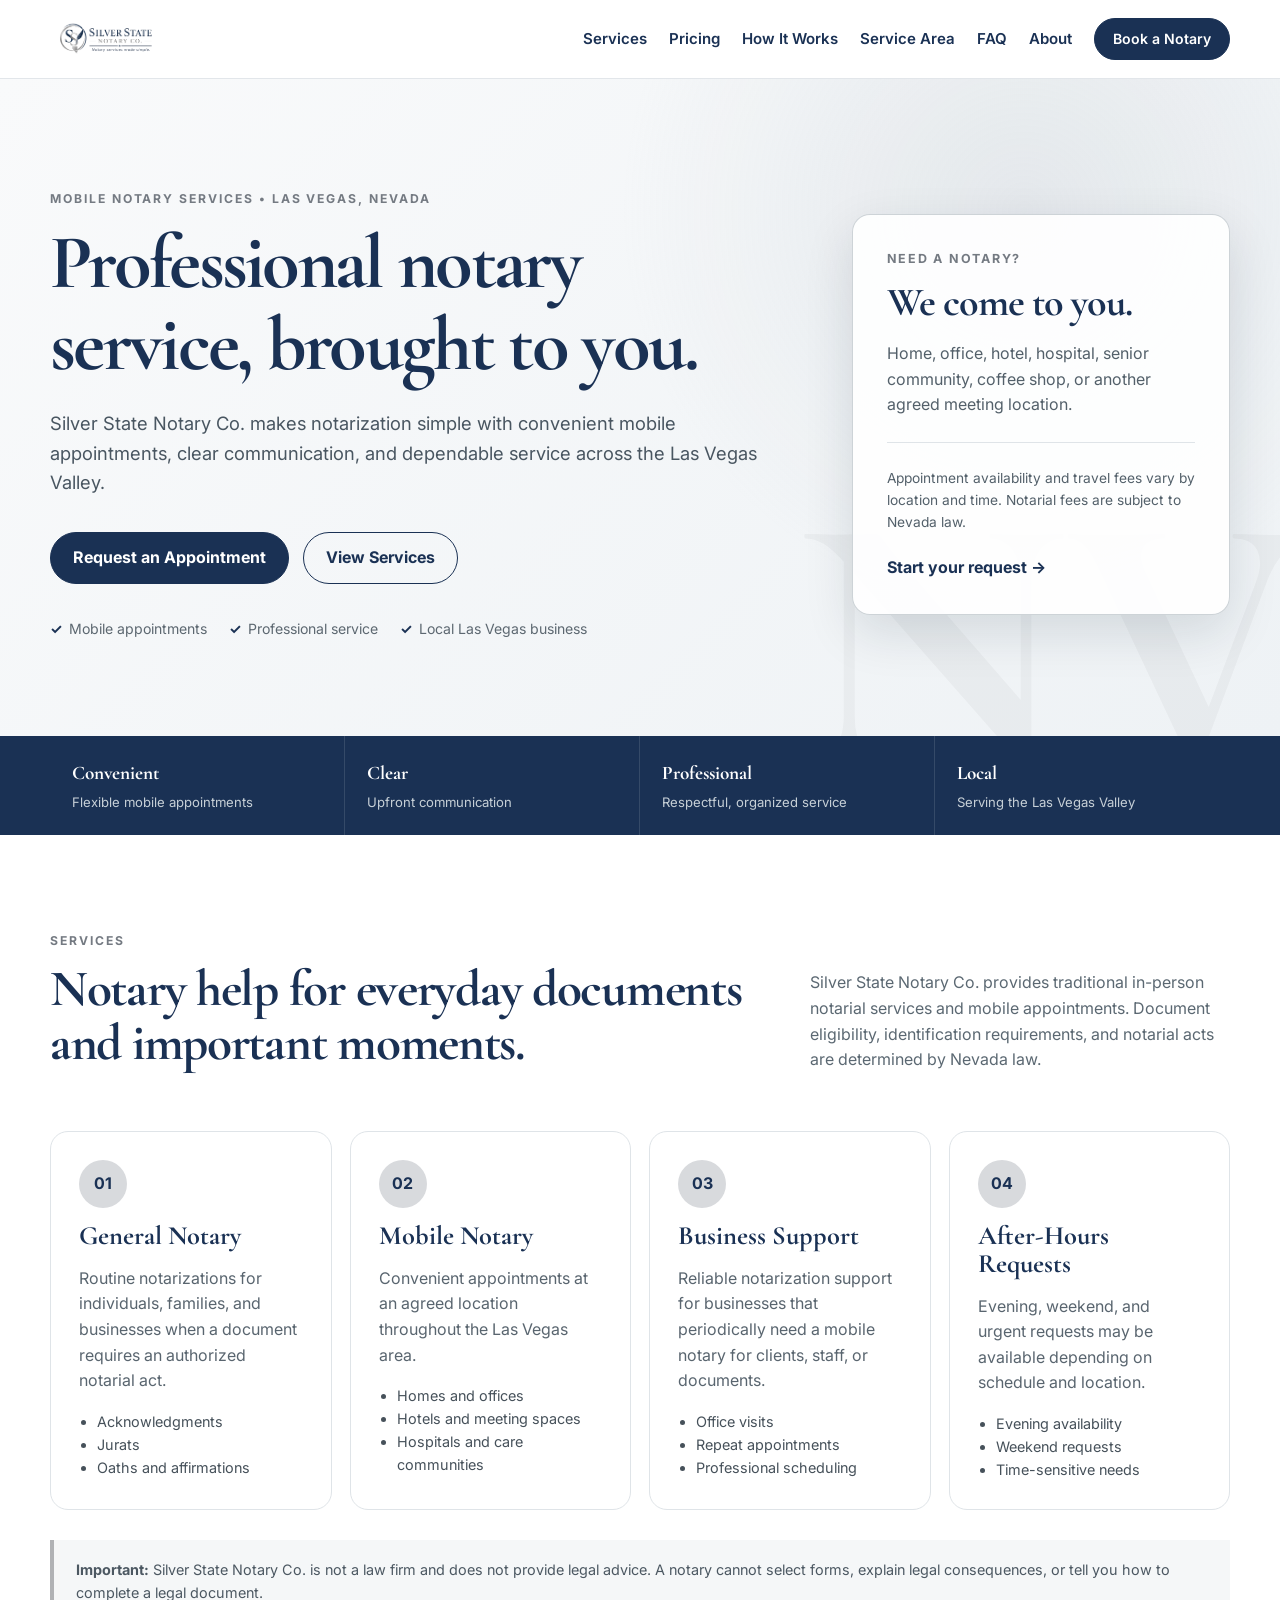
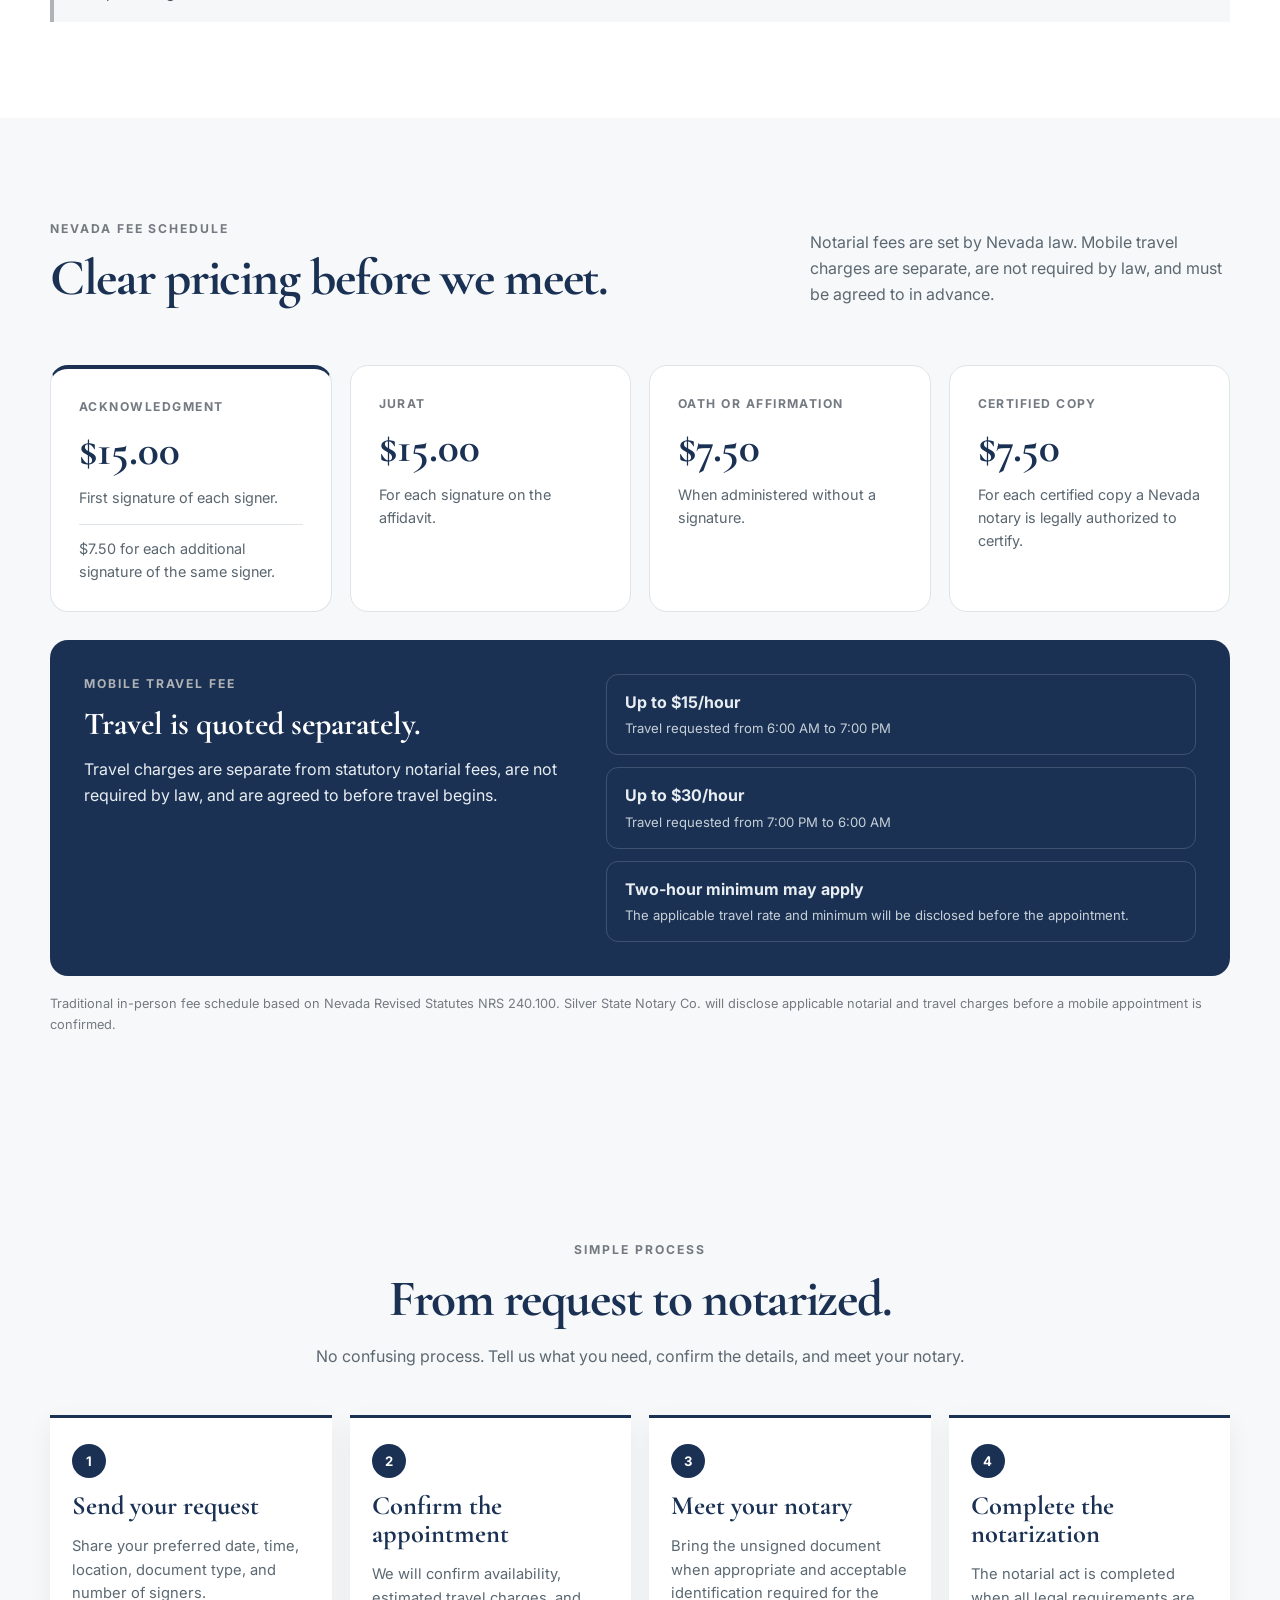
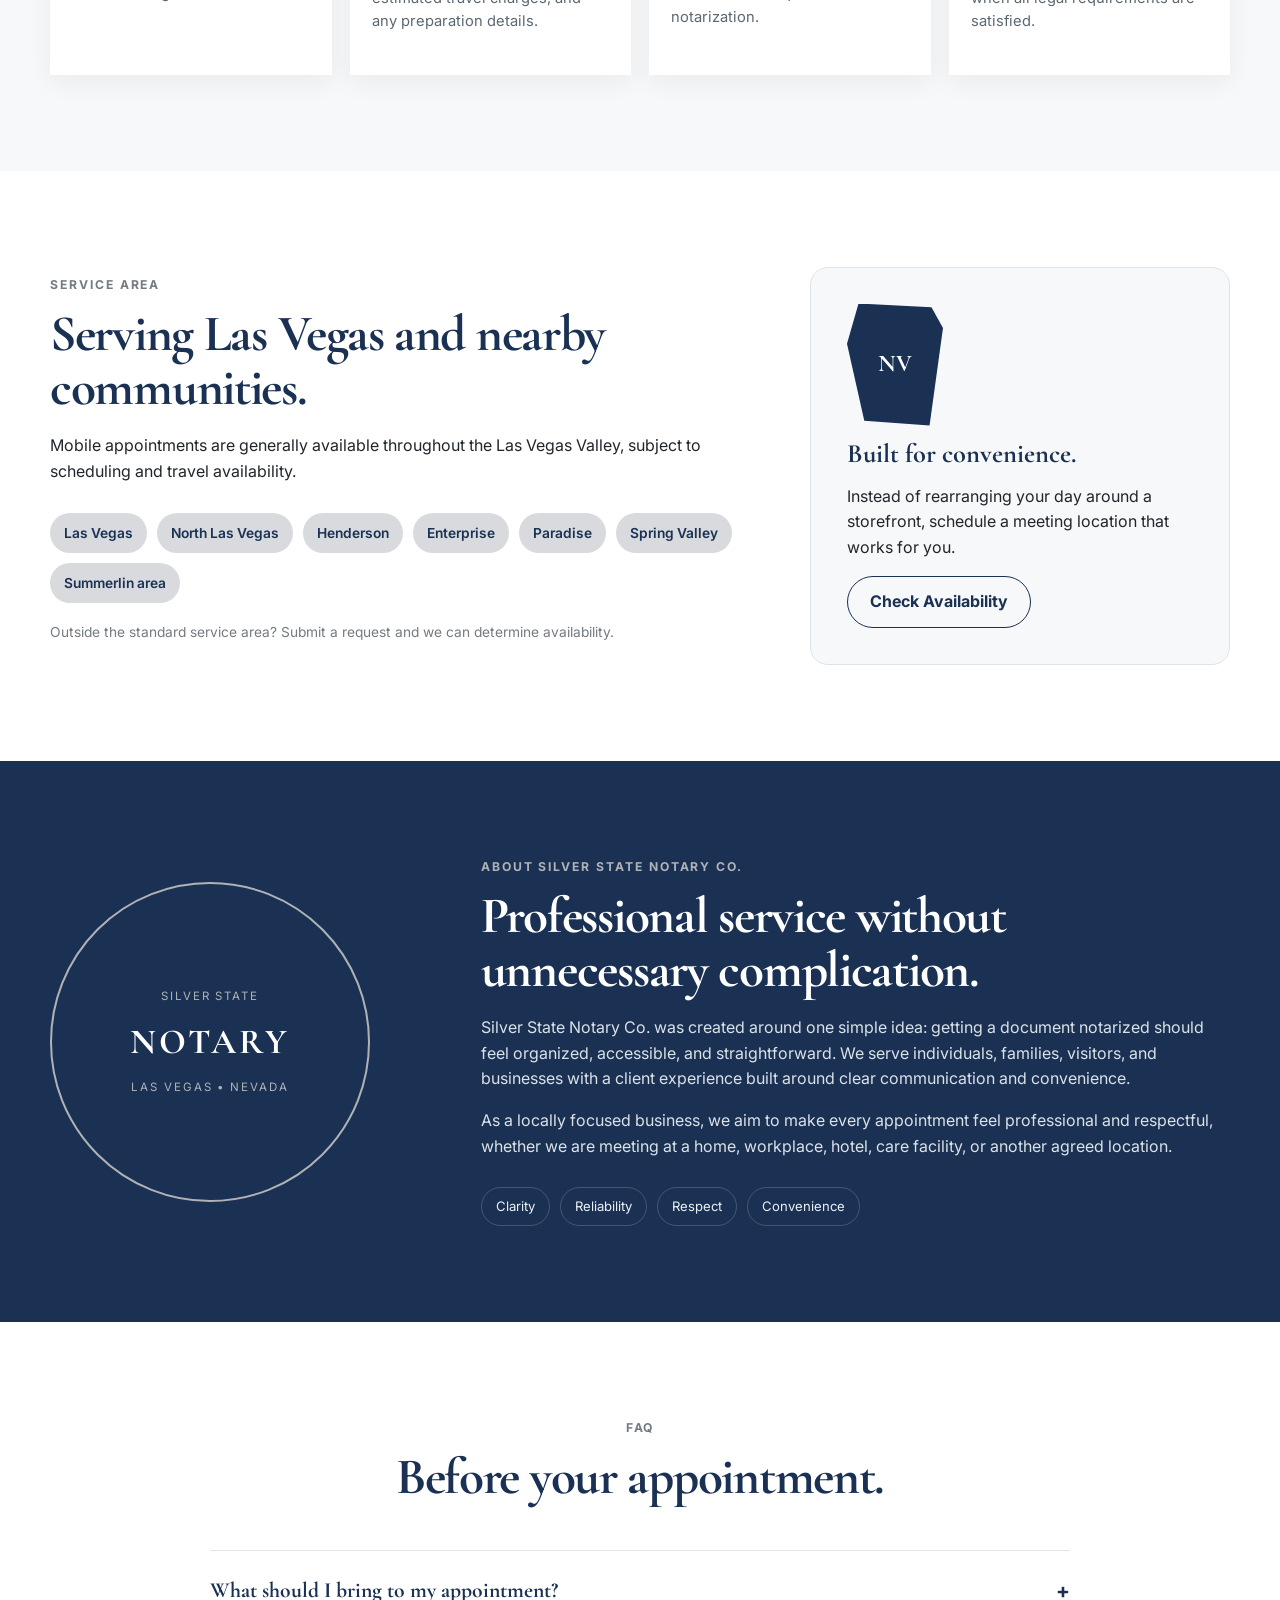
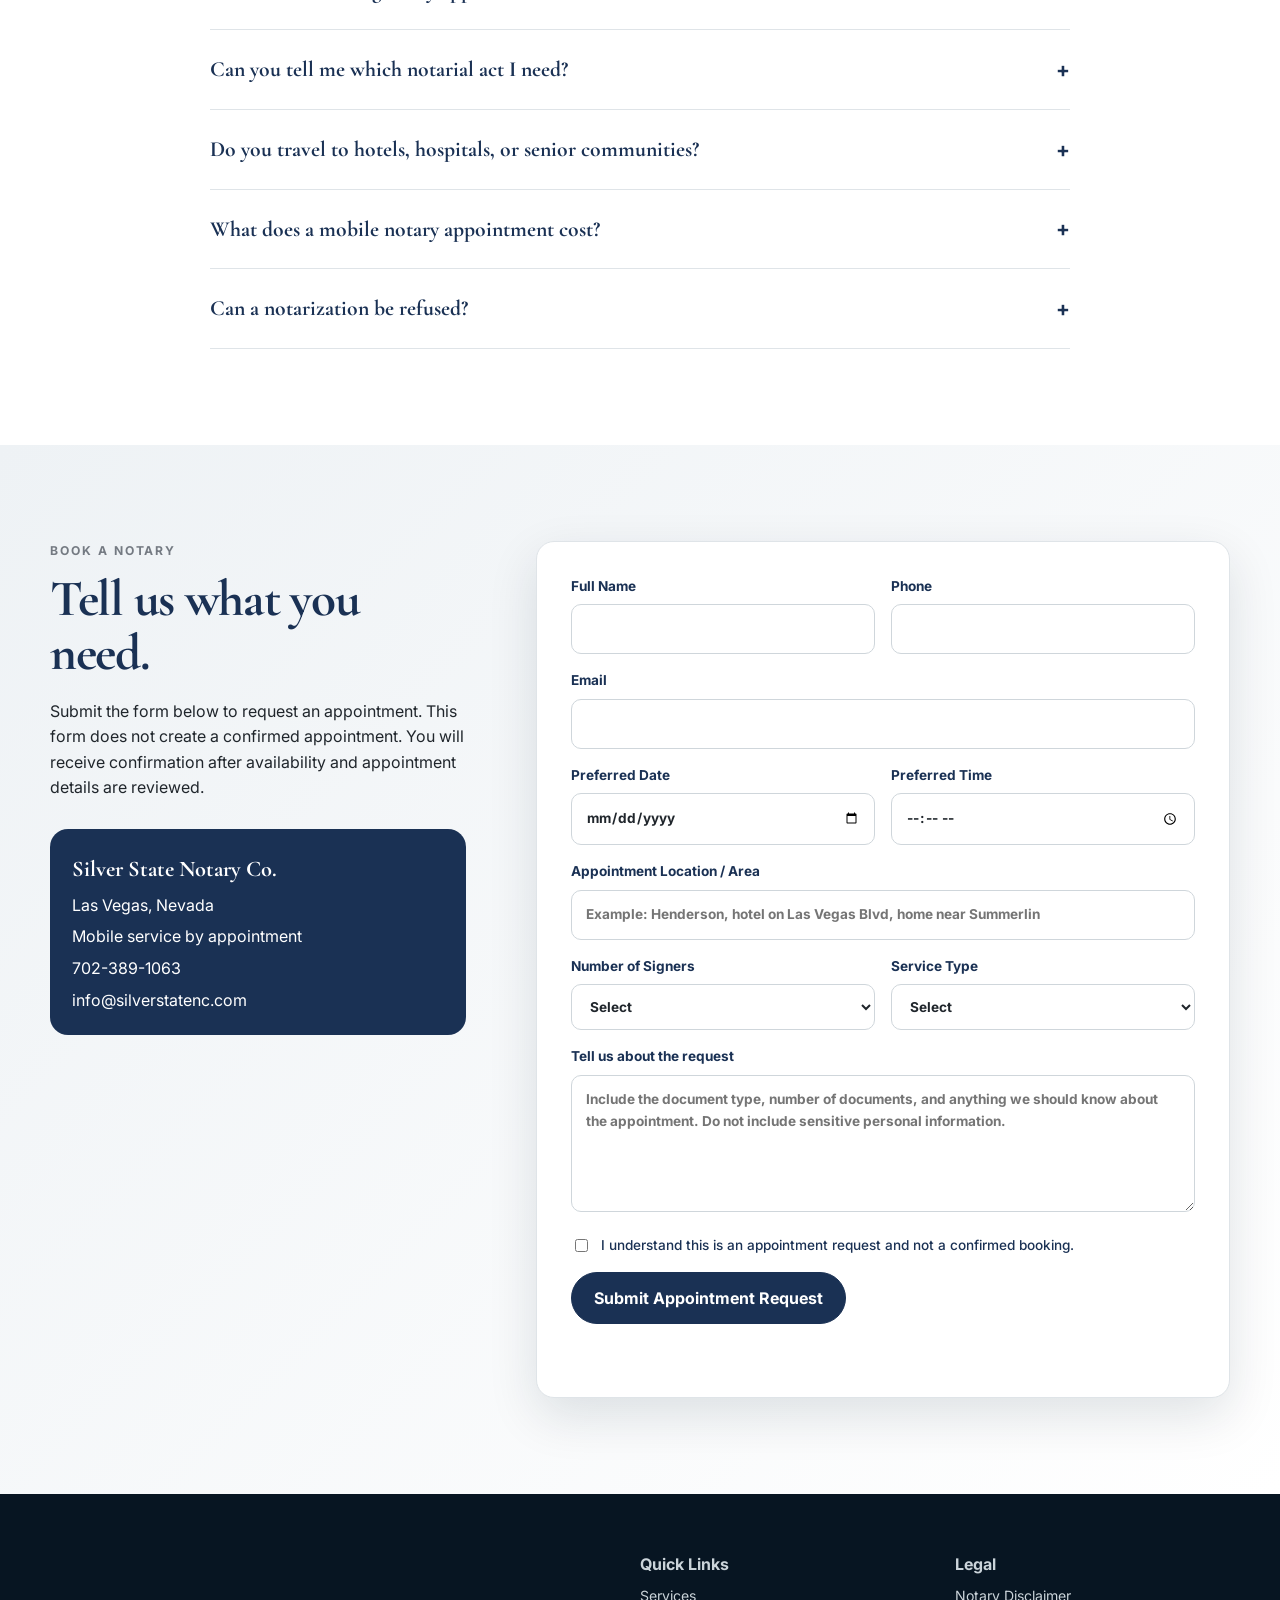
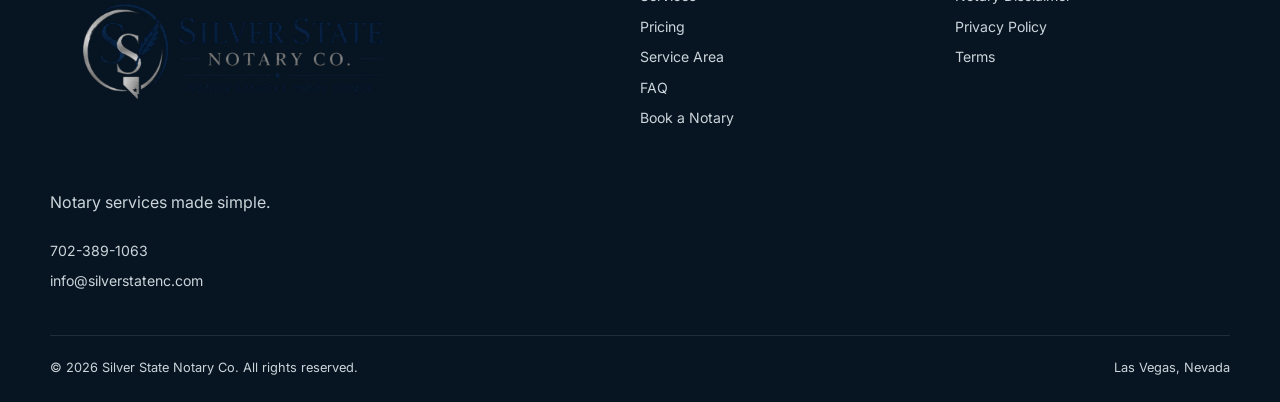
<file: index.html>
<!DOCTYPE html>
<html lang="en">
<head>
  <meta charset="UTF-8" />
  <meta name="viewport" content="width=device-width, initial-scale=1.0" />
  <meta name="description" content="Silver State Notary Co. provides professional mobile notary services in Las Vegas, Henderson, North Las Vegas, and surrounding communities. Notary services made simple." />
  <meta name="robots" content="index,follow" />
  <meta name="theme-color" content="#1A3154" />
  <link rel="icon" type="image/png" href="assets/silver-state-notary-favicon.png" />
  <link rel="apple-touch-icon" href="assets/silver-state-notary-favicon.png" />
  <link rel="canonical" href="https://silverstatenc.com/" />
  <meta property="og:title" content="Silver State Notary Co. | Las Vegas Mobile Notary" />
  <meta property="og:description" content="Professional mobile notary service throughout the Las Vegas Valley. Notary services made simple." />
  <meta property="og:type" content="website" />
  <meta property="og:url" content="https://silverstatenc.com/" />
  <meta property="og:image" content="https://silverstatenc.com/assets/silver-state-notary-primary-logo.png" />
  <title>Silver State Notary Co. | Mobile Notary Services in Las Vegas</title>

  <link rel="preconnect" href="https://fonts.googleapis.com">
  <link rel="preconnect" href="https://fonts.gstatic.com" crossorigin>
  <link href="https://fonts.googleapis.com/css2?family=Cormorant+Garamond:wght@600;700&family=Inter:wght@400;500;600;700&display=swap" rel="stylesheet">

  <link rel="stylesheet" href="styles.css" />
  <script type="application/ld+json">
  {
    "@context":"https://schema.org",
    "@type":"ProfessionalService",
    "name":"Silver State Notary Co.",
    "url":"https://silverstatenc.com/",
    "telephone":"+1-702-389-1063",
    "email":"info@silverstatenc.com",
    "description":"Professional traditional in-person and mobile notary services in the Las Vegas Valley.",
    "areaServed":["Las Vegas","Henderson","North Las Vegas","Enterprise","Paradise","Spring Valley"],
    "slogan":"Notary services made simple."
  }
  </script>
</head>
<body>
  <header class="site-header">
    <div class="container nav-wrap">
      <a href="#home" class="brand brand-logo-link" aria-label="Silver State Notary Co. home">
        <img class="header-logo" src="assets/silver-state-notary-primary-logo.png" alt="Silver State Notary Co. - Notary services made simple.">
      </a>

      <button class="menu-toggle" aria-expanded="false" aria-controls="primary-nav" aria-label="Open navigation">
        <span></span><span></span><span></span>
      </button>

      <nav id="primary-nav" class="primary-nav" aria-label="Primary navigation">
        <a href="#services">Services</a>
        <a href="#pricing">Pricing</a>
        <a href="#how-it-works">How It Works</a>
        <a href="#service-area">Service Area</a>
        <a href="#faq">FAQ</a>
        <a href="#about">About</a>
        <a class="btn btn-small" href="#book">Book a Notary</a>
      </nav>
    </div>
  </header>

  <main>
    <section id="home" class="hero">
      <div class="container hero-grid">
        <div class="hero-copy">
          <div class="eyebrow">Mobile Notary Services • Las Vegas, Nevada</div>
          <h1>Professional notary service, brought to you.</h1>
          <p class="hero-lead">
            Silver State Notary Co. makes notarization simple with convenient mobile appointments,
            clear communication, and dependable service across the Las Vegas Valley.
          </p>
          <div class="hero-actions">
            <a class="btn" href="#book">Request an Appointment</a>
            <a class="btn btn-secondary" href="#services">View Services</a>
          </div>
          <div class="trust-row" aria-label="Key benefits">
            <span>Mobile appointments</span>
            <span>Professional service</span>
            <span>Local Las Vegas business</span>
          </div>
        </div>

        <aside class="hero-card">
          <div class="hero-card-top">Need a notary?</div>
          <h2>We come to you.</h2>
          <p>Home, office, hotel, hospital, senior community, coffee shop, or another agreed meeting location.</p>
          <div class="mini-divider"></div>
          <p class="small-copy">
            Appointment availability and travel fees vary by location and time. Notarial fees are subject to Nevada law.
          </p>
          <a href="#book" class="text-link">Start your request →</a>
        </aside>
      </div>
    </section>

    <section class="feature-strip" aria-label="Service highlights">
      <div class="container feature-strip-grid">
        <div><strong>Convenient</strong><span>Flexible mobile appointments</span></div>
        <div><strong>Clear</strong><span>Upfront communication</span></div>
        <div><strong>Professional</strong><span>Respectful, organized service</span></div>
        <div><strong>Local</strong><span>Serving the Las Vegas Valley</span></div>
      </div>
    </section>

    <section id="services" class="section">
      <div class="container">
        <div class="section-heading">
          <div>
            <div class="eyebrow">Services</div>
            <h2>Notary help for everyday documents and important moments.</h2>
          </div>
          <p>
            Silver State Notary Co. provides traditional in-person notarial services and mobile appointments. Document eligibility,
            identification requirements, and notarial acts are determined by Nevada law.
          </p>
        </div>

        <div class="card-grid">
          <article class="service-card">
            <div class="icon-circle">01</div>
            <h3>General Notary</h3>
            <p>Routine notarizations for individuals, families, and businesses when a document requires an authorized notarial act.</p>
            <ul>
              <li>Acknowledgments</li>
              <li>Jurats</li>
              <li>Oaths and affirmations</li>
            </ul>
          </article>

          <article class="service-card">
            <div class="icon-circle">02</div>
            <h3>Mobile Notary</h3>
            <p>Convenient appointments at an agreed location throughout the Las Vegas area.</p>
            <ul>
              <li>Homes and offices</li>
              <li>Hotels and meeting spaces</li>
              <li>Hospitals and care communities</li>
            </ul>
          </article>

          <article class="service-card">
            <div class="icon-circle">03</div>
            <h3>Business Support</h3>
            <p>Reliable notarization support for businesses that periodically need a mobile notary for clients, staff, or documents.</p>
            <ul>
              <li>Office visits</li>
              <li>Repeat appointments</li>
              <li>Professional scheduling</li>
            </ul>
          </article>

          <article class="service-card">
            <div class="icon-circle">04</div>
            <h3>After-Hours Requests</h3>
            <p>Evening, weekend, and urgent requests may be available depending on schedule and location.</p>
            <ul>
              <li>Evening availability</li>
              <li>Weekend requests</li>
              <li>Time-sensitive needs</li>
            </ul>
          </article>
        </div>

        <div class="legal-note">
          <strong>Important:</strong> Silver State Notary Co. is not a law firm and does not provide legal advice.
          A notary cannot select forms, explain legal consequences, or tell you how to complete a legal document.
        </div>
      </div>
    </section>


    <section id="pricing" class="section section-alt">
      <div class="container">
        <div class="section-heading">
          <div><div class="eyebrow">Nevada Fee Schedule</div><h2>Clear pricing before we meet.</h2></div>
          <p>Notarial fees are set by Nevada law. Mobile travel charges are separate, are not required by law, and must be agreed to in advance.</p>
        </div>
        <div class="pricing-grid">
          <article class="price-card featured"><div class="price-label">Acknowledgment</div><div class="price">$15.00</div><p>First signature of each signer.</p><div class="price-sub">$7.50 for each additional signature of the same signer.</div></article>
          <article class="price-card"><div class="price-label">Jurat</div><div class="price">$15.00</div><p>For each signature on the affidavit.</p></article>
          <article class="price-card"><div class="price-label">Oath or Affirmation</div><div class="price">$7.50</div><p>When administered without a signature.</p></article>
          <article class="price-card"><div class="price-label">Certified Copy</div><div class="price">$7.50</div><p>For each certified copy a Nevada notary is legally authorized to certify.</p></article>
        </div>
        <div class="travel-panel">
          <div><div class="eyebrow">Mobile Travel Fee</div><h3>Travel is quoted separately.</h3><p>Travel charges are separate from statutory notarial fees, are not required by law, and are agreed to before travel begins.</p></div>
          <div class="travel-rates">
            <div><strong>Up to $15/hour</strong><span>Travel requested from 6:00 AM to 7:00 PM</span></div>
            <div><strong>Up to $30/hour</strong><span>Travel requested from 7:00 PM to 6:00 AM</span></div>
            <div><strong>Two-hour minimum may apply</strong><span>The applicable travel rate and minimum will be disclosed before the appointment.</span></div>
          </div>
        </div>
        <p class="statute-note">Traditional in-person fee schedule based on Nevada Revised Statutes NRS 240.100. Silver State Notary Co. will disclose applicable notarial and travel charges before a mobile appointment is confirmed.</p>
      </div>
    </section>
    <section id="how-it-works" class="section section-alt">
      <div class="container">
        <div class="center-heading">
          <div class="eyebrow">Simple Process</div>
          <h2>From request to notarized.</h2>
          <p>No confusing process. Tell us what you need, confirm the details, and meet your notary.</p>
        </div>

        <div class="steps">
          <article>
            <span class="step-number">1</span>
            <h3>Send your request</h3>
            <p>Share your preferred date, time, location, document type, and number of signers.</p>
          </article>
          <article>
            <span class="step-number">2</span>
            <h3>Confirm the appointment</h3>
            <p>We will confirm availability, estimated travel charges, and any preparation details.</p>
          </article>
          <article>
            <span class="step-number">3</span>
            <h3>Meet your notary</h3>
            <p>Bring the unsigned document when appropriate and acceptable identification required for the notarization.</p>
          </article>
          <article>
            <span class="step-number">4</span>
            <h3>Complete the notarization</h3>
            <p>The notarial act is completed when all legal requirements are satisfied.</p>
          </article>
        </div>
      </div>
    </section>

    <section id="service-area" class="section service-area">
      <div class="container service-area-grid">
        <div>
          <div class="eyebrow">Service Area</div>
          <h2>Serving Las Vegas and nearby communities.</h2>
          <p>
            Mobile appointments are generally available throughout the Las Vegas Valley, subject to scheduling and travel availability.
          </p>
          <div class="pill-list">
            <span>Las Vegas</span>
            <span>North Las Vegas</span>
            <span>Henderson</span>
            <span>Enterprise</span>
            <span>Paradise</span>
            <span>Spring Valley</span>
            <span>Summerlin area</span>
          </div>
          <p class="small-copy">Outside the standard service area? Submit a request and we can determine availability.</p>
        </div>

        <div class="service-area-card">
          <div class="map-symbol">NV</div>
          <h3>Built for convenience.</h3>
          <p>Instead of rearranging your day around a storefront, schedule a meeting location that works for you.</p>
          <a class="btn btn-secondary" href="#book">Check Availability</a>
        </div>
      </div>
    </section>

    <section id="about" class="section section-dark">
      <div class="container about-grid">
        <div class="about-badge">
          <span>Silver State</span>
          <strong>NOTARY</strong>
          <span>Las Vegas • Nevada</span>
        </div>

        <div>
          <div class="eyebrow light">About Silver State Notary Co.</div>
          <h2>Professional service without unnecessary complication.</h2>
          <p>
            Silver State Notary Co. was created around one simple idea: getting a document notarized should feel organized,
            accessible, and straightforward. We serve individuals, families, visitors, and businesses with a client experience
            built around clear communication and convenience.
          </p>
          <p>
            As a locally focused business, we aim to make every appointment feel professional and respectful, whether we are
            meeting at a home, workplace, hotel, care facility, or another agreed location.
          </p>
          <div class="about-values">
            <span>Clarity</span>
            <span>Reliability</span>
            <span>Respect</span>
            <span>Convenience</span>
          </div>
        </div>
      </div>
    </section>

    <section id="faq" class="section">
      <div class="container narrow">
        <div class="center-heading">
          <div class="eyebrow">FAQ</div>
          <h2>Before your appointment.</h2>
        </div>

        <div class="accordion">
          <div class="accordion-item">
            <button class="accordion-button" aria-expanded="false">
              What should I bring to my appointment?
              <span>+</span>
            </button>
            <div class="accordion-content">
              <p>Bring the document requiring notarization and identification acceptable under Nevada law. Do not sign in advance when the notarial act requires the signature to occur in the notary's presence.</p>
            </div>
          </div>

          <div class="accordion-item">
            <button class="accordion-button" aria-expanded="false">
              Can you tell me which notarial act I need?
              <span>+</span>
            </button>
            <div class="accordion-content">
              <p>No. If the document does not specify the required notarial act, you may need to contact the document recipient, issuing agency, or a qualified attorney for guidance.</p>
            </div>
          </div>

          <div class="accordion-item">
            <button class="accordion-button" aria-expanded="false">
              Do you travel to hotels, hospitals, or senior communities?
              <span>+</span>
            </button>
            <div class="accordion-content">
              <p>Yes, when access is permitted and an appointment can be arranged. Additional time, parking, or travel charges may apply depending on the location.</p>
            </div>
          </div>

          <div class="accordion-item">
            <button class="accordion-button" aria-expanded="false">
              What does a mobile notary appointment cost?
              <span>+</span>
            </button>
            <div class="accordion-content">
              <p>Your total may include authorized notarial fees plus separately disclosed travel or convenience charges where permitted. A quote should be confirmed before the appointment.</p>
            </div>
          </div>

          <div class="accordion-item">
            <button class="accordion-button" aria-expanded="false">
              Can a notarization be refused?
              <span>+</span>
            </button>
            <div class="accordion-content">
              <p>A notary may be unable to proceed if legal requirements are not satisfied, including identity, willingness, awareness, document completeness, or other applicable requirements.</p>
            </div>
          </div>
        </div>
      </div>
    </section>

    <section id="book" class="section booking-section">
      <div class="container booking-grid">
        <div>
          <div class="eyebrow">Book a Notary</div>
          <h2>Tell us what you need.</h2>
          <p>
            Submit the form below to request an appointment. This form does not create a confirmed appointment.
            You will receive confirmation after availability and appointment details are reviewed.
          </p>

          <div class="contact-card">
            <strong>Silver State Notary Co.</strong>
            <span>Las Vegas, Nevada</span>
            <span>Mobile service by appointment</span>
            <a href="tel:+17023891063">702-389-1063</a>
            <a href="mailto:info@silverstatenc.com">info@silverstatenc.com</a>
          </div>
        </div>

        <div id="appointment-form-shell">
        <form id="appointment-form" class="booking-form" name="appointment-request" method="POST" data-netlify="true" data-netlify-honeypot="bot-field">
          <input type="hidden" name="form-name" value="appointment-request">
          <p class="hp-field" aria-hidden="true"><label>Do not fill this out: <input name="bot-field" tabindex="-1" autocomplete="off"></label></p>
          <div class="form-row">
            <label>
              Full Name
              <input type="text" name="name" required autocomplete="name">
            </label>
            <label>
              Phone
              <input type="tel" name="phone" required autocomplete="tel">
            </label>
          </div>

          <label>
            Email
            <input type="email" name="email" required autocomplete="email">
          </label>

          <div class="form-row">
            <label>
              Preferred Date
              <input type="date" name="date" required>
            </label>
            <label>
              Preferred Time
              <input type="time" name="time" required>
            </label>
          </div>

          <label>
            Appointment Location / Area
            <input type="text" name="location" placeholder="Example: Henderson, hotel on Las Vegas Blvd, home near Summerlin" required>
          </label>

          <div class="form-row">
            <label>
              Number of Signers
              <select name="signers" required>
                <option value="">Select</option>
                <option>1</option>
                <option>2</option>
                <option>3</option>
                <option>4+</option>
              </select>
            </label>

            <label>
              Service Type
              <select name="service" required>
                <option value="">Select</option>
                <option>General Notary</option>
                <option>Mobile Notary</option>
                <option>Business Appointment</option>
                <option>Hospital / Care Facility</option>
                <option>After-Hours Request</option>
                <option>Not Sure</option>
              </select>
            </label>
          </div>

          <label>
            Tell us about the request
            <textarea name="message" rows="5" placeholder="Include the document type, number of documents, and anything we should know about the appointment. Do not include sensitive personal information."></textarea>
          </label>

          <label class="checkbox-label">
            <input type="checkbox" required>
            <span>I understand this is an appointment request and not a confirmed booking.</span>
          </label>

          <button type="submit" class="btn" id="appointment-submit">Submit Appointment Request</button>
          <p id="form-message" class="form-message" role="status" aria-live="polite"></p>
        </form>

        <div id="appointment-thank-you" class="booking-form thank-you-panel" hidden tabindex="-1" aria-live="polite">
          <div class="thank-you-icon" aria-hidden="true">✓</div>
          <div class="eyebrow">Request Received</div>
          <h2>Thank you!</h2>
          <p>Your appointment request has been received by Silver State Notary Co.</p>
          <p>We will review your requested date, time, location, and service details and contact you to confirm availability and applicable fees.</p>
          <div class="thank-you-alert">
            <strong>Your appointment is not confirmed yet.</strong>
            <span>Please wait for confirmation from Silver State Notary Co. before considering the appointment scheduled.</span>
          </div>
          <div class="thank-you-contact">
            <span>Need to reach us directly?</span>
            <a href="tel:+17023891063">702-389-1063</a>
            <a href="mailto:info@silverstatenc.com">info@silverstatenc.com</a>
          </div>
        </div>
      </div>
      </div>
    </section>
  </main>

  <footer class="site-footer">
    <div class="container footer-grid">
      <div>
        <img class="footer-logo" src="assets/silver-state-notary-primary-logo.png" alt="Silver State Notary Co.">
        <div class="footer-brand sr-only">Silver State Notary Co.</div>
        <p>Notary services made simple.</p>
        <a href="tel:+17023891063">702-389-1063</a>
        <a href="mailto:info@silverstatenc.com">info@silverstatenc.com</a>
      </div>

      <div>
        <strong>Quick Links</strong>
        <a href="#services">Services</a>
        <a href="#pricing">Pricing</a>
        <a href="#service-area">Service Area</a>
        <a href="#faq">FAQ</a>
        <a href="#book">Book a Notary</a>
      </div>

      <div>
        <strong>Legal</strong>
        <a href="#disclaimer">Notary Disclaimer</a>
        <a href="#privacy">Privacy Policy</a>
        <a href="#terms">Terms</a>
      </div>
    </div>

    <div class="container footer-bottom">
      <span>© <span id="year"></span> Silver State Notary Co. All rights reserved.</span>
      <span>Las Vegas, Nevada</span>
    </div>
  </footer>

  <div id="disclaimer" class="modal" aria-hidden="true">
    <div class="modal-backdrop" data-close-modal></div>
    <div class="modal-dialog" role="dialog" aria-modal="true" aria-labelledby="disclaimer-title">
      <button class="modal-close" data-close-modal aria-label="Close">×</button>
      <h2 id="disclaimer-title">Notary Disclaimer</h2>
      <p>Silver State Notary Co. is not a law firm and does not provide legal advice. A notary public cannot choose legal forms, provide legal interpretation, or advise a signer about the legal effect of a document.</p>
      <p>Notarial services are performed only when applicable legal requirements are satisfied.</p>
    </div>
  </div>

  <div id="privacy" class="modal" aria-hidden="true">
    <div class="modal-backdrop" data-close-modal></div>
    <div class="modal-dialog" role="dialog" aria-modal="true" aria-labelledby="privacy-title">
      <button class="modal-close" data-close-modal aria-label="Close">×</button>
      <h2 id="privacy-title">Privacy Policy</h2>
      <p>Silver State Notary Co. collects information you voluntarily provide through appointment requests or direct communication, including your name, contact information, requested date and time, service location, and general details about the requested service.</p>
      <p>We use this information to respond to inquiries, provide quotes, schedule and perform services, communicate about appointments, and maintain records when required by law. Do not submit Social Security numbers, account numbers, copies of identification, or other unnecessary sensitive information through this website.</p>
      <p>Website, communication, scheduling, payment, and hosting providers may process information as necessary to provide their services. Information required by law is retained for the required period. Other information is retained only as reasonably necessary for business and recordkeeping purposes.</p>
    </div>
  </div>

  <div id="terms" class="modal" aria-hidden="true">
    <div class="modal-backdrop" data-close-modal></div>
    <div class="modal-dialog" role="dialog" aria-modal="true" aria-labelledby="terms-title">
      <button class="modal-close" data-close-modal aria-label="Close">×</button>
      <h2 id="terms-title">Appointment & Service Terms</h2>
      <p>Submitting an appointment request does not guarantee availability or create a confirmed appointment. An appointment is confirmed only after Silver State Notary Co. accepts the request and communicates the applicable fees and meeting details.</p>
      <p>Notarial services are subject to Nevada law. The notary may decline or be unable to complete a requested act when legal requirements are not satisfied. Silver State Notary Co. does not provide legal advice, select legal forms, or advise clients which notarial act to choose.</p>
      <p>Mobile travel charges, when applicable, are separate from statutory notarial fees, are not required by law, and will be disclosed and agreed to before travel begins. Parking or access costs, if applicable, should be disclosed before confirmation whenever known.</p>
    </div>
  </div>

  <script src="script.js"></script>
</body>
</html>
</file>
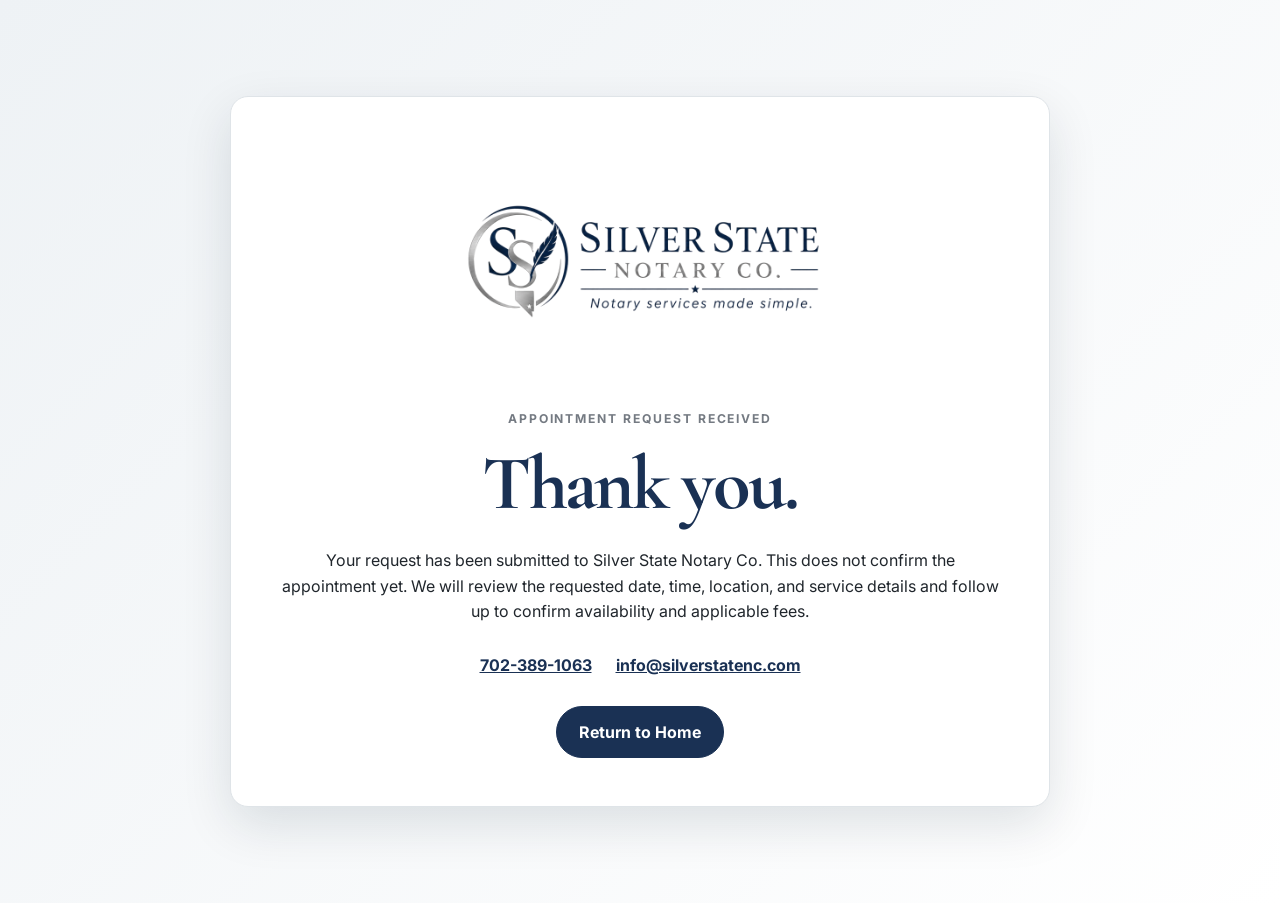
<file: success/index.html>
<!DOCTYPE html><html lang="en"><head><meta charset="UTF-8"><meta name="viewport" content="width=device-width,initial-scale=1.0"><meta name="robots" content="noindex"><meta name="theme-color" content="#1A3154">
  <link rel="icon" type="image/png" href="../assets/silver-state-notary-favicon.png">
  <link rel="apple-touch-icon" href="../assets/silver-state-notary-favicon.png"><title>Request Received | Silver State Notary Co.</title><link rel="preconnect" href="https://fonts.googleapis.com"><link rel="preconnect" href="https://fonts.gstatic.com" crossorigin><link href="https://fonts.googleapis.com/css2?family=Cormorant+Garamond:wght@600;700&family=Inter:wght@400;500;600;700&display=swap" rel="stylesheet"><link rel="stylesheet" href="../styles.css"></head><body><main class="success-page"><section class="section"><div class="container narrow"><div class="success-card"><img class="success-logo" src="../assets/silver-state-notary-primary-logo.png" alt="Silver State Notary Co."><div class="eyebrow">Appointment Request Received</div><h1>Thank you.</h1><p>Your request has been submitted to Silver State Notary Co. This does not confirm the appointment yet. We will review the requested date, time, location, and service details and follow up to confirm availability and applicable fees.</p><div class="success-contact"><a href="tel:+17023891063">702-389-1063</a><a href="mailto:info@silverstatenc.com">info@silverstatenc.com</a></div><a class="btn" href="/">Return to Home</a></div></div></section></main></body></html>
</file>
<file: styles.css>
:root {
  --navy: #1A3154;
  --navy-2: #122641;
  --silver: #B0B2B5;
  --silver-light: #D8DADD;
  --steel: #747A82;
  --white: #ffffff;
  --off-white: #f7f8f9;
  --charcoal: #20262c;
  --line: #dfe4e8;
  --shadow: 0 18px 50px rgba(11, 31, 51, 0.12);
  --radius: 18px;
  --max: 1180px;
}

* {
  box-sizing: border-box;
}

html {
  scroll-behavior: smooth;
}

body {
  margin: 0;
  color: var(--charcoal);
  background: var(--white);
  font-family: "Inter", sans-serif;
  line-height: 1.6;
}

body.modal-open {
  overflow: hidden;
}

a {
  color: inherit;
}

img {
  max-width: 100%;
}

button,
input,
select,
textarea {
  font: inherit;
}

.container {
  width: min(calc(100% - 40px), var(--max));
  margin-inline: auto;
}

.narrow {
  max-width: 860px;
}

.site-header {
  position: sticky;
  top: 0;
  z-index: 1000;
  background: rgba(255,255,255,0.96);
  backdrop-filter: blur(10px);
  border-bottom: 1px solid rgba(223, 228, 232, 0.9);
}

.nav-wrap {
  min-height: 78px;
  display: flex;
  align-items: center;
  justify-content: space-between;
  gap: 24px;
}

.brand {
  display: inline-flex;
  align-items: center;
  gap: 12px;
  text-decoration: none;
}

.brand-mark {
  width: 48px;
  height: 48px;
  border-radius: 50%;
  display: grid;
  place-items: center;
  background: var(--navy);
  color: var(--white);
  border: 2px solid var(--silver);
  font-family: "Cormorant Garamond", serif;
  font-size: 1.35rem;
  font-weight: 700;
}

.brand-text {
  display: flex;
  flex-direction: column;
  line-height: 1.15;
}

.brand-name {
  color: var(--navy);
  font-family: "Cormorant Garamond", serif;
  font-size: 1.25rem;
  font-weight: 700;
}

.brand-tagline {
  margin-top: 4px;
  color: var(--steel);
  font-size: 0.72rem;
  letter-spacing: 0.05em;
  text-transform: uppercase;
}

.primary-nav {
  display: flex;
  align-items: center;
  gap: 22px;
}

.primary-nav a {
  text-decoration: none;
  font-size: 0.94rem;
  font-weight: 600;
  color: var(--navy);
}

.primary-nav a:not(.btn):hover {
  color: var(--steel);
}

.menu-toggle {
  display: none;
  border: 0;
  background: transparent;
  padding: 8px;
  cursor: pointer;
}

.menu-toggle span {
  display: block;
  width: 26px;
  height: 2px;
  margin: 6px 0;
  background: var(--navy);
}

.hero {
  position: relative;
  overflow: hidden;
  padding: 110px 0 96px;
  background:
    radial-gradient(circle at 80% 20%, rgba(184,192,199,0.25), transparent 35%),
    linear-gradient(135deg, #f9fafb 0%, #eef2f5 100%);
}

.hero::after {
  content: "NV";
  position: absolute;
  right: -30px;
  bottom: -95px;
  font-family: "Cormorant Garamond", serif;
  font-size: 23rem;
  line-height: 1;
  font-weight: 700;
  color: rgba(11,31,51,0.035);
  pointer-events: none;
}

.hero-grid {
  position: relative;
  z-index: 1;
  display: grid;
  grid-template-columns: minmax(0, 1.45fr) minmax(320px, 0.75fr);
  gap: 70px;
  align-items: center;
}

.eyebrow {
  color: var(--steel);
  font-size: 0.76rem;
  font-weight: 700;
  letter-spacing: 0.16em;
  text-transform: uppercase;
}

.eyebrow.light {
  color: var(--silver);
}

h1, h2, h3 {
  color: var(--navy);
  font-family: "Cormorant Garamond", serif;
  line-height: 1.06;
}

h1 {
  max-width: 760px;
  margin: 14px 0 24px;
  font-size: clamp(3.2rem, 6vw, 5.6rem);
  letter-spacing: -0.035em;
}

h2 {
  margin: 12px 0 18px;
  font-size: clamp(2.4rem, 4vw, 3.7rem);
  letter-spacing: -0.025em;
}

h3 {
  margin: 14px 0 10px;
  font-size: 1.65rem;
}

.hero-lead {
  max-width: 720px;
  margin: 0;
  color: #495661;
  font-size: 1.15rem;
}

.hero-actions {
  display: flex;
  flex-wrap: wrap;
  gap: 14px;
  margin-top: 34px;
}

.btn {
  display: inline-flex;
  align-items: center;
  justify-content: center;
  min-height: 52px;
  padding: 0 22px;
  border: 1px solid var(--navy);
  border-radius: 999px;
  background: var(--navy);
  color: var(--white);
  text-decoration: none;
  font-weight: 700;
  cursor: pointer;
  transition: 0.2s ease;
}

.btn:hover {
  transform: translateY(-1px);
  background: var(--navy-2);
}

.btn-secondary {
  background: transparent;
  color: var(--navy);
}

.btn-secondary:hover {
  background: var(--navy);
  color: var(--white);
}

.btn-small {
  min-height: 42px;
  padding-inline: 18px;
  font-size: 0.88rem !important;
  color: var(--white) !important;
}

.trust-row {
  display: flex;
  flex-wrap: wrap;
  gap: 10px 22px;
  margin-top: 34px;
  color: #5d6871;
  font-size: 0.88rem;
}

.trust-row span::before {
  content: "✓";
  margin-right: 7px;
  color: var(--navy);
  font-weight: 700;
}

.hero-card {
  padding: 34px;
  border: 1px solid rgba(184,192,199,0.7);
  border-radius: var(--radius);
  background: rgba(255,255,255,0.9);
  box-shadow: var(--shadow);
}

.hero-card-top {
  color: var(--steel);
  font-size: 0.78rem;
  font-weight: 700;
  letter-spacing: 0.14em;
  text-transform: uppercase;
}

.hero-card h2 {
  font-size: 2.5rem;
}

.hero-card p {
  color: #53606a;
}

.mini-divider {
  height: 1px;
  margin: 24px 0;
  background: var(--line);
}

.small-copy {
  color: var(--steel);
  font-size: 0.86rem;
}

.text-link {
  display: inline-block;
  margin-top: 8px;
  color: var(--navy);
  font-weight: 700;
  text-decoration: none;
}

.feature-strip {
  background: var(--navy);
  color: var(--white);
}

.feature-strip-grid {
  display: grid;
  grid-template-columns: repeat(4, 1fr);
}

.feature-strip-grid div {
  padding: 22px;
  border-right: 1px solid rgba(255,255,255,0.12);
}

.feature-strip-grid div:last-child {
  border-right: none;
}

.feature-strip strong,
.feature-strip span {
  display: block;
}

.feature-strip strong {
  font-family: "Cormorant Garamond", serif;
  font-size: 1.2rem;
}

.feature-strip span {
  margin-top: 3px;
  color: #c7d0d7;
  font-size: 0.82rem;
}

.section {
  padding: 96px 0;
}

.section-alt {
  background: var(--off-white);
}

.section-dark {
  background: var(--navy);
  color: #dbe2e7;
}

.section-dark h2 {
  color: var(--white);
}

.section-heading {
  display: grid;
  grid-template-columns: 1.25fr 0.75fr;
  gap: 60px;
  align-items: end;
  margin-bottom: 42px;
}

.section-heading p {
  color: #5b6872;
}

.center-heading {
  max-width: 760px;
  margin: 0 auto 46px;
  text-align: center;
}

.center-heading p {
  color: #5c6872;
}

.card-grid {
  display: grid;
  grid-template-columns: repeat(4, 1fr);
  gap: 18px;
}

.service-card {
  padding: 28px;
  border: 1px solid var(--line);
  border-radius: var(--radius);
  background: var(--white);
}

.service-card p {
  color: #59656f;
}

.service-card ul {
  padding-left: 18px;
  margin-bottom: 0;
  color: #46515a;
  font-size: 0.9rem;
}

.icon-circle {
  width: 48px;
  height: 48px;
  border-radius: 50%;
  display: grid;
  place-items: center;
  background: var(--silver-light);
  color: var(--navy);
  font-weight: 700;
}

.legal-note {
  margin-top: 30px;
  padding: 18px 22px;
  border-left: 4px solid var(--silver);
  background: #f5f7f8;
  color: #4c5862;
  font-size: 0.9rem;
}

.steps {
  display: grid;
  grid-template-columns: repeat(4, 1fr);
  gap: 18px;
}

.steps article {
  padding: 26px 22px;
  border-top: 3px solid var(--navy);
  background: var(--white);
  box-shadow: 0 8px 24px rgba(11,31,51,0.06);
}

.step-number {
  width: 34px;
  height: 34px;
  border-radius: 50%;
  display: inline-grid;
  place-items: center;
  background: var(--navy);
  color: var(--white);
  font-size: 0.82rem;
  font-weight: 700;
}

.steps p {
  color: #5b6872;
  font-size: 0.92rem;
}

.service-area-grid {
  display: grid;
  grid-template-columns: 1.25fr 0.75fr;
  gap: 60px;
  align-items: center;
}

.pill-list {
  display: flex;
  flex-wrap: wrap;
  gap: 10px;
  margin: 28px 0 18px;
}

.pill-list span {
  padding: 9px 14px;
  border-radius: 999px;
  background: var(--silver-light);
  color: var(--navy);
  font-size: 0.86rem;
  font-weight: 600;
}

.service-area-card {
  padding: 36px;
  border-radius: var(--radius);
  background: var(--off-white);
  border: 1px solid var(--line);
}

.map-symbol {
  width: 96px;
  height: 122px;
  display: grid;
  place-items: center;
  clip-path: polygon(12% 0, 88% 3%, 100% 20%, 86% 100%, 18% 96%, 0 33%);
  background: var(--navy);
  color: var(--white);
  font-family: "Cormorant Garamond", serif;
  font-size: 1.5rem;
  font-weight: 700;
}

.about-grid {
  display: grid;
  grid-template-columns: 0.65fr 1.35fr;
  gap: 70px;
  align-items: center;
}

.about-badge {
  aspect-ratio: 1;
  max-width: 320px;
  display: flex;
  flex-direction: column;
  align-items: center;
  justify-content: center;
  border: 2px solid var(--silver);
  border-radius: 50%;
  text-align: center;
  text-transform: uppercase;
  letter-spacing: 0.12em;
}

.about-badge strong {
  margin: 8px 0;
  color: var(--white);
  font-family: "Cormorant Garamond", serif;
  font-size: 2.2rem;
  letter-spacing: 0.08em;
}

.about-badge span {
  color: var(--silver);
  font-size: 0.72rem;
}

.about-values {
  display: flex;
  flex-wrap: wrap;
  gap: 10px;
  margin-top: 28px;
}

.about-values span {
  padding: 8px 14px;
  border: 1px solid rgba(255,255,255,0.18);
  border-radius: 999px;
  color: #edf1f4;
  font-size: 0.82rem;
}

.accordion {
  border-top: 1px solid var(--line);
}

.accordion-item {
  border-bottom: 1px solid var(--line);
}

.accordion-button {
  width: 100%;
  padding: 22px 0;
  display: flex;
  align-items: center;
  justify-content: space-between;
  gap: 20px;
  border: none;
  background: transparent;
  color: var(--navy);
  text-align: left;
  font-family: "Cormorant Garamond", serif;
  font-size: 1.35rem;
  font-weight: 700;
  cursor: pointer;
}

.accordion-button span {
  font-family: "Inter", sans-serif;
  font-size: 1.3rem;
  transition: transform 0.2s ease;
}

.accordion-button[aria-expanded="true"] span {
  transform: rotate(45deg);
}

.accordion-content {
  display: grid;
  grid-template-rows: 0fr;
  transition: grid-template-rows 0.25s ease;
}

.accordion-content > p {
  overflow: hidden;
  margin: 0;
  color: #59656f;
}

.accordion-item.open .accordion-content {
  grid-template-rows: 1fr;
}

.accordion-item.open .accordion-content > p {
  padding-bottom: 22px;
}

.booking-section {
  background: linear-gradient(135deg, #eef2f5 0%, #ffffff 100%);
}

.booking-grid {
  display: grid;
  grid-template-columns: 0.75fr 1.25fr;
  gap: 70px;
  align-items: start;
}

.contact-card {
  margin-top: 28px;
  padding: 22px;
  display: flex;
  flex-direction: column;
  gap: 6px;
  border-radius: var(--radius);
  background: var(--navy);
  color: var(--white);
}

.contact-card strong {
  font-family: "Cormorant Garamond", serif;
  font-size: 1.4rem;
}

.contact-card .muted {
  margin-top: 10px;
  color: #b8c2c9;
  font-size: 0.8rem;
}

.booking-form {
  padding: 34px;
  border: 1px solid var(--line);
  border-radius: var(--radius);
  background: var(--white);
  box-shadow: var(--shadow);
}

.form-row {
  display: grid;
  grid-template-columns: 1fr 1fr;
  gap: 16px;
}

.booking-form label {
  display: block;
  margin-bottom: 16px;
  color: var(--navy);
  font-size: 0.85rem;
  font-weight: 700;
}

.booking-form input,
.booking-form select,
.booking-form textarea {
  width: 100%;
  margin-top: 7px;
  padding: 13px 14px;
  border: 1px solid #cfd6db;
  border-radius: 10px;
  background: #fff;
  color: var(--charcoal);
  outline: none;
}

.booking-form input:focus,
.booking-form select:focus,
.booking-form textarea:focus {
  border-color: var(--navy);
  box-shadow: 0 0 0 3px rgba(11,31,51,0.08);
}

.checkbox-label {
  display: flex !important;
  align-items: flex-start;
  gap: 10px;
  font-weight: 500 !important;
}

.checkbox-label input {
  width: auto;
  margin-top: 4px;
}

.form-message {
  min-height: 24px;
  margin-bottom: 0;
  font-size: 0.9rem;
  font-weight: 600;
}

.site-footer {
  padding: 58px 0 24px;
  background: #071522;
  color: #cbd4da;
}

.footer-grid {
  display: grid;
  grid-template-columns: 1.5fr 0.75fr 0.75fr;
  gap: 40px;
}

.footer-grid > div {
  display: flex;
  flex-direction: column;
  gap: 8px;
}

.footer-grid a {
  color: #cbd4da;
  text-decoration: none;
  font-size: 0.88rem;
}

.footer-grid a:hover {
  color: var(--white);
}

.footer-brand {
  color: var(--white);
  font-family: "Cormorant Garamond", serif;
  font-size: 1.8rem;
  font-weight: 700;
}

.footer-bottom {
  margin-top: 42px;
  padding-top: 22px;
  display: flex;
  justify-content: space-between;
  gap: 20px;
  border-top: 1px solid rgba(255,255,255,0.1);
  font-size: 0.8rem;
}

.modal {
  display: none;
  position: fixed;
  inset: 0;
  z-index: 2000;
}

.modal[aria-hidden="false"] {
  display: block;
}

.modal-backdrop {
  position: absolute;
  inset: 0;
  background: rgba(3,11,18,0.72);
}

.modal-dialog {
  position: relative;
  z-index: 1;
  width: min(calc(100% - 36px), 640px);
  max-height: calc(100vh - 80px);
  overflow: auto;
  margin: 40px auto;
  padding: 32px;
  border-radius: var(--radius);
  background: var(--white);
  box-shadow: var(--shadow);
}

.modal-dialog h2 {
  font-size: 2.3rem;
}

.modal-close {
  position: absolute;
  top: 14px;
  right: 18px;
  border: 0;
  background: transparent;
  color: var(--navy);
  font-size: 2rem;
  cursor: pointer;
}

@media (max-width: 980px) {
  .menu-toggle {
    display: block;
  }

  .primary-nav {
    display: none;
    position: absolute;
    top: 78px;
    left: 0;
    right: 0;
    padding: 18px 20px 24px;
    flex-direction: column;
    align-items: stretch;
    gap: 8px;
    border-bottom: 1px solid var(--line);
    background: var(--white);
  }

  .primary-nav.open {
    display: flex;
  }

  .primary-nav a {
    padding: 10px 0;
  }

  .hero-grid,
  .section-heading,
  .service-area-grid,
  .about-grid,
  .booking-grid {
    grid-template-columns: 1fr;
  }

  .hero-grid {
    gap: 36px;
  }

  .hero-card {
    max-width: 620px;
  }

  .card-grid,
  .steps {
    grid-template-columns: 1fr 1fr;
  }

  .feature-strip-grid {
    grid-template-columns: 1fr 1fr;
  }

  .feature-strip-grid div:nth-child(2) {
    border-right: none;
  }

  .about-badge {
    max-width: 240px;
  }
}

@media (max-width: 640px) {
  .container {
    width: min(calc(100% - 28px), var(--max));
  }

  .brand-tagline {
    display: none;
  }

  .brand-name {
    font-size: 1.05rem;
  }

  .brand-mark {
    width: 42px;
    height: 42px;
  }

  .hero {
    padding: 78px 0 68px;
  }

  h1 {
    font-size: 3.25rem;
  }

  .section {
    padding: 72px 0;
  }

  .card-grid,
  .steps,
  .feature-strip-grid,
  .form-row,
  .footer-grid {
    grid-template-columns: 1fr;
  }

  .feature-strip-grid div {
    border-right: none;
    border-bottom: 1px solid rgba(255,255,255,0.12);
  }

  .booking-form {
    padding: 22px;
  }

  .footer-bottom {
    flex-direction: column;
  }
}

.pricing-grid{display:grid;grid-template-columns:repeat(4,1fr);gap:18px;margin-top:34px}.price-card{padding:28px;border:1px solid var(--line);border-radius:var(--radius);background:var(--white)}.price-card.featured{border-top:4px solid var(--navy)}.price-label{color:var(--steel);font-size:.76rem;font-weight:700;letter-spacing:.12em;text-transform:uppercase}.price{margin:12px 0 2px;color:var(--navy);font-family:"Cormorant Garamond",serif;font-size:2.7rem;font-weight:700;line-height:1}.price-card p,.price-sub{color:#59656f;font-size:.9rem}.price-sub{padding-top:12px;border-top:1px solid var(--line)}.travel-panel{display:grid;grid-template-columns:.9fr 1.1fr;gap:40px;margin-top:28px;padding:34px;border-radius:var(--radius);background:var(--navy);color:#e8edf1}.travel-panel h3{color:#fff;font-size:2rem}.travel-panel .eyebrow{color:var(--silver)}.travel-rates{display:grid;gap:12px}.travel-rates div{padding:15px 18px;border:1px solid rgba(255,255,255,.16);border-radius:12px}.travel-rates strong,.travel-rates span{display:block}.travel-rates span{margin-top:3px;color:#c7d0d7;font-size:.82rem}.statute-note{margin-top:18px;color:var(--steel);font-size:.8rem}.hp-field{position:absolute!important;overflow:hidden!important;clip:rect(0 0 0 0)!important;height:1px!important;width:1px!important;margin:-1px!important;padding:0!important;border:0!important}.contact-card a{color:#fff;text-decoration:none}.contact-card a:hover{text-decoration:underline}.success-page{min-height:100vh;display:grid;place-items:center;background:linear-gradient(135deg,#eef2f5 0%,#fff 100%)}.success-card{padding:48px;border:1px solid var(--line);border-radius:var(--radius);background:#fff;box-shadow:var(--shadow);text-align:center}.success-mark{margin:0 auto 24px}.success-contact{display:flex;justify-content:center;flex-wrap:wrap;gap:12px 24px;margin:28px 0}.success-contact a{color:var(--navy);font-weight:700}@media(max-width:980px){.pricing-grid{grid-template-columns:1fr 1fr}.travel-panel{grid-template-columns:1fr}}@media(max-width:640px){.pricing-grid{grid-template-columns:1fr}}


/* Supplied Silver State Notary Co. brand assets */
.brand-logo-link{display:inline-flex;align-items:center;max-width:min(430px,46vw)}
.header-logo{display:block;width:100%;height:auto;max-height:62px;object-fit:contain;object-position:left center}
.footer-logo{display:block;width:min(100%,360px);height:auto;margin-bottom:12px}
.success-logo{display:block;width:min(100%,420px);height:auto;margin:0 auto 28px}
.sr-only{position:absolute!important;width:1px!important;height:1px!important;padding:0!important;margin:-1px!important;overflow:hidden!important;clip:rect(0,0,0,0)!important;white-space:nowrap!important;border:0!important}
@media (max-width:980px){.brand-logo-link{max-width:min(360px,68vw)}.header-logo{max-height:54px}}
@media (max-width:640px){.nav-wrap{min-height:72px}.primary-nav{top:72px}.brand-logo-link{max-width:calc(100vw - 95px)}.header-logo{max-height:48px}.footer-logo{width:min(100%,300px)}}


/* Same-page Netlify form confirmation */
#appointment-form-shell {
  min-width: 0;
}

.booking-form[hidden],
.thank-you-panel[hidden] {
  display: none !important;
}

#appointment-submit:disabled {
  opacity: 0.7;
  cursor: wait;
  transform: none;
}

.form-error {
  color: #8b1e1e !important;
}

.thank-you-panel {
  min-height: 100%;
  display: flex;
  flex-direction: column;
  align-items: flex-start;
  justify-content: center;
}

.thank-you-panel h2 {
  margin-bottom: 14px;
}

.thank-you-panel > p {
  color: #53606a;
  max-width: 650px;
}

.thank-you-icon {
  width: 58px;
  height: 58px;
  display: grid;
  place-items: center;
  margin-bottom: 22px;
  border-radius: 50%;
  background: var(--navy);
  color: var(--white);
  font-size: 1.6rem;
  font-weight: 700;
}

.thank-you-alert {
  width: 100%;
  margin: 20px 0;
  padding: 18px 20px;
  display: flex;
  flex-direction: column;
  gap: 4px;
  border-left: 4px solid var(--navy);
  border-radius: 8px;
  background: var(--silver-light);
  color: var(--charcoal);
}

.thank-you-alert strong {
  color: var(--navy);
}

.thank-you-alert span {
  font-size: 0.9rem;
}

.thank-you-contact {
  display: flex;
  flex-wrap: wrap;
  gap: 8px 18px;
  align-items: center;
  margin-top: 4px;
}

.thank-you-contact span {
  width: 100%;
  color: var(--steel);
  font-size: 0.84rem;
  font-weight: 600;
}

.thank-you-contact a {
  color: var(--navy);
  font-weight: 700;
  text-decoration: none;
}

.thank-you-contact a:hover {
  text-decoration: underline;
}
</file>
